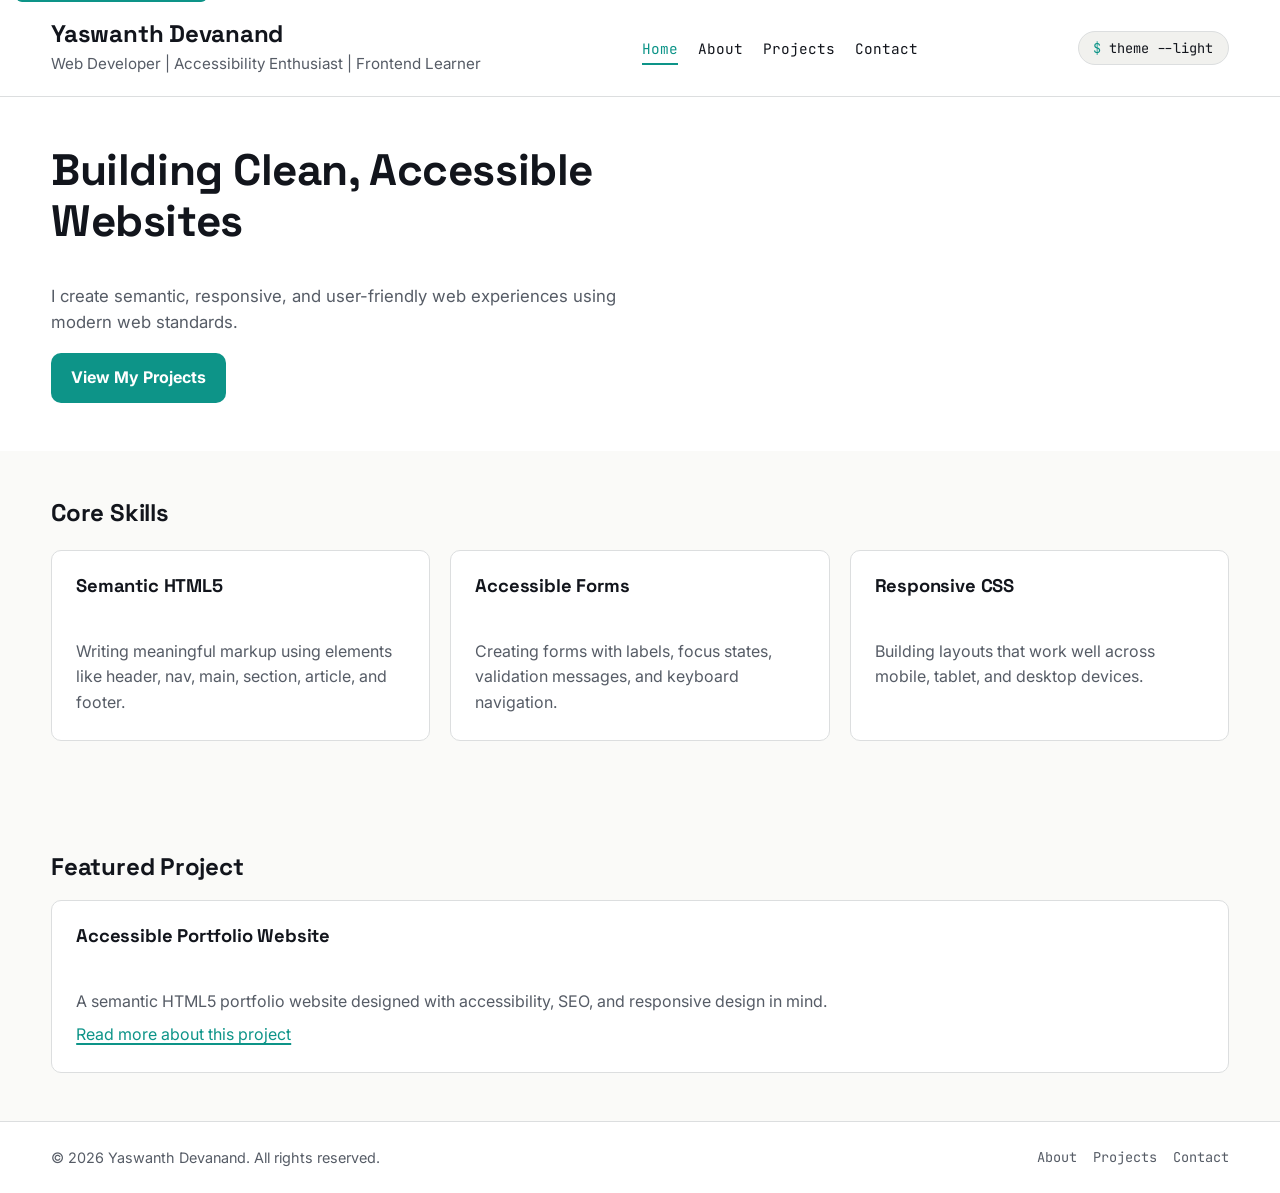
<file: index.html>
<!DOCTYPE html>
<html lang="en">
<head>
  <meta charset="UTF-8" />
  <meta name="viewport" content="width=device-width, initial-scale=1.0" />
  <title>Yaswanth Devanand | Web Developer Portfolio</title>
  <meta name="description" content="Personal portfolio website of Yaswanth Devanand, a web developer specializing in accessible and semantic websites." />
  <meta name="keywords" content="Yaswanth Devanand, web developer, portfolio, HTML5, CSS, accessibility, frontend developer" />
  <meta name="author" content="Yaswanth Devanand" />
  <meta name="robots" content="index, follow" />
  <meta property="og:title" content="Yaswanth Devanand | Web Developer Portfolio" />
  <meta property="og:description" content="Explore the projects, skills, and contact information of Yaswanth Devanand, a web developer." />
  <meta property="og:type" content="website" />
  <meta property="og:url" content="https://example.com/" />
  <link rel="canonical" href="https://example.com/" />
  <link rel="preconnect" href="https://fonts.googleapis.com" />
  <link rel="preconnect" href="https://fonts.gstatic.com" crossorigin />
  <link href="https://fonts.googleapis.com/css2?family=Space+Grotesk:wght@500;700&family=Inter:wght@400;600&family=JetBrains+Mono:wght@400;600&display=swap" rel="stylesheet" />
  <link rel="stylesheet" href="css/style.css" />
  <script>
    (function () {
      var saved = localStorage.getItem('theme');
      var prefersDark = window.matchMedia('(prefers-color-scheme: dark)').matches;
      var theme = saved || (prefersDark ? 'dark' : 'light');
      document.documentElement.setAttribute('data-theme', theme);
    })();
  </script>
</head>
<body class="page-shell">
  <a href="#main-content" class="skip-link">Skip to main content</a>
  <header class="site-header">
    <div class="container">
      <div class="header-row">
        <div class="brand">
          <h1>Yaswanth Devanand</h1>
      <p>Web Developer | Accessibility Enthusiast | Frontend Learner</p>
        </div>
      <nav aria-label="Primary navigation">
        <ul class="nav-list">
          <li><a href="index.html" aria-current="page">Home</a></li>
          <li><a href="about.html">About</a></li>
          <li><a href="projects.html">Projects</a></li>
          <li><a href="contact.html">Contact</a></li>
        </ul>
      </nav>
        <button type="button" id="theme-toggle" class="theme-toggle" aria-pressed="false">
        <span class="cursor" aria-hidden="true">$</span>
        <span id="theme-toggle-label">theme --light</span>
      </button>
      </div>
    </div>
  </header>
  <main id="main-content">
    <section class="hero" aria-labelledby="hero-heading">
      <div class="container">
        <h2 id="hero-heading">Building Clean, Accessible Websites</h2>
        <p>
          I create semantic, responsive, and user-friendly web experiences using modern web standards.
        </p>
        <a href="projects.html" class="button">View My Projects</a>
      </div>
    </section>
    <section aria-labelledby="skills-heading">
      <div class="container">
        <h2 id="skills-heading">Core Skills</h2>
        <ul class="card-grid">
          <li class="card">
            <h3>Semantic HTML5</h3>
            <p>Writing meaningful markup using elements like header, nav, main, section, article, and footer.</p>
          </li>
          <li class="card">
            <h3>Accessible Forms</h3>
            <p>Creating forms with labels, focus states, validation messages, and keyboard navigation.</p>
          </li>
          <li class="card">
            <h3>Responsive CSS</h3>
            <p>Building layouts that work well across mobile, tablet, and desktop devices.</p>
          </li>
        </ul>
      </div>
    </section>
    <section aria-labelledby="featured-heading">
      <div class="container">
        <h2 id="featured-heading">Featured Project</h2>
        <article class="project-card">
          <h3>Accessible Portfolio Website</h3>
          <p>
            A semantic HTML5 portfolio website designed with accessibility, SEO, and responsive design in mind.
          </p>
          <a href="projects.html">Read more about this project</a>
        </article>
      </div>
    </section>
  </main>
  <footer class="site-footer">
    <div class="container">
      <div class="footer-row">
        <p>&copy; 2026 Yaswanth Devanand. All rights reserved.</p>
      <nav aria-label="Footer navigation">
        <ul class="footer-links">
          <li><a href="about.html">About</a></li>
          <li><a href="projects.html">Projects</a></li>
          <li><a href="contact.html">Contact</a></li>
        </ul>
      </nav>
      </div>
    </div>
  </footer>
  <script>
    (function () {
      var btn = document.getElementById('theme-toggle');
      var label = document.getElementById('theme-toggle-label');
      function render() {
        var current = document.documentElement.getAttribute('data-theme') || 'light';
        label.textContent = current === 'dark' ? 'theme --dark' : 'theme --light';
        btn.setAttribute('aria-pressed', current === 'dark');
      }
      btn.addEventListener('click', function () {
        var current = document.documentElement.getAttribute('data-theme') || 'light';
        var next = current === 'dark' ? 'light' : 'dark';
        document.documentElement.setAttribute('data-theme', next);
        localStorage.setItem('theme', next);
        render();
      });
      render();
    })();
  </script>
</body>
</html>
</file>
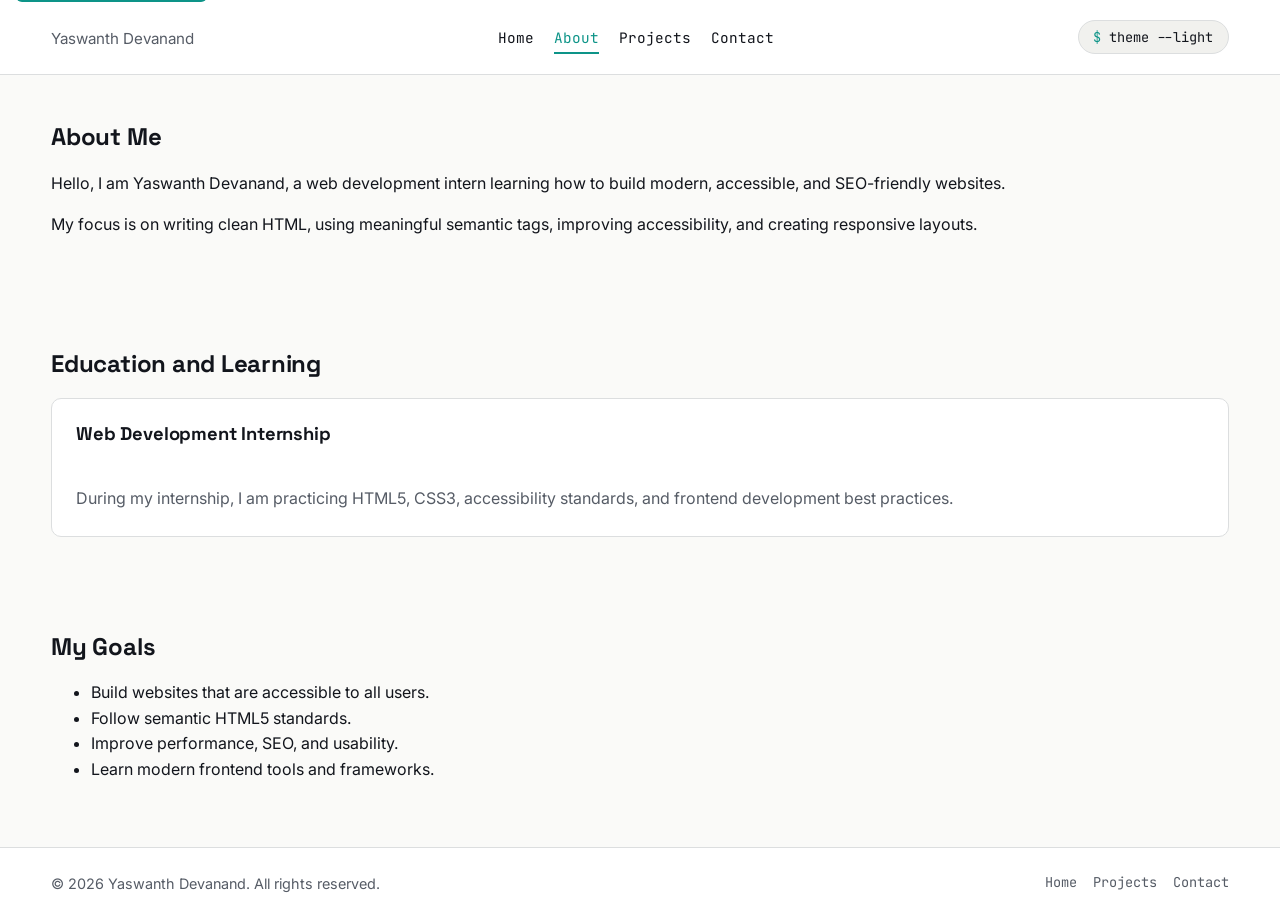
<file: about.html>
<!DOCTYPE html>
<html lang="en">
<head>
  <meta charset="UTF-8" />
  <meta name="viewport" content="width=device-width, initial-scale=1.0" />
  <title>About | Yaswanth Devanand Portfolio</title>
  <meta name="description" content="Learn more about Yaswanth Devanand, a web developer focused on semantic HTML5, accessibility, and responsive web design." />
  <meta name="keywords" content="about Yaswanth Devanand, web developer, accessibility, frontend developer" />
  <meta name="author" content="Yaswanth Devanand" />
  <meta name="robots" content="index, follow" />
  <meta property="og:title" content="About | Yaswanth Devanand Portfolio" />
  <meta property="og:description" content="Learn about Yaswanth Devanand's web development background, skills, and goals." />
  <meta property="og:type" content="website" />
  <link rel="canonical" href="https://example.com/about.html" />
  <link rel="preconnect" href="https://fonts.googleapis.com" />
  <link rel="preconnect" href="https://fonts.gstatic.com" crossorigin />
  <link href="https://fonts.googleapis.com/css2?family=Space+Grotesk:wght@500;700&family=Inter:wght@400;600&family=JetBrains+Mono:wght@400;600&display=swap" rel="stylesheet" />
  <link rel="stylesheet" href="css/style.css" />
  <script>
    (function () {
      var saved = localStorage.getItem('theme');
      var prefersDark = window.matchMedia('(prefers-color-scheme: dark)').matches;
      var theme = saved || (prefersDark ? 'dark' : 'light');
      document.documentElement.setAttribute('data-theme', theme);
    })();
  </script>
</head>
<body class="page-shell">
  <a href="#main-content" class="skip-link">Skip to main content</a>
  <header class="site-header">
    <div class="container">
      <div class="header-row">
        <div class="brand">
          <p class="site-title">Yaswanth Devanand</p>
        </div>
      <nav aria-label="Primary navigation">
        <ul class="nav-list">
          <li><a href="index.html">Home</a></li>
          <li><a href="about.html" aria-current="page">About</a></li>
          <li><a href="projects.html">Projects</a></li>
          <li><a href="contact.html">Contact</a></li>
        </ul>
      </nav>
        <button type="button" id="theme-toggle" class="theme-toggle" aria-pressed="false">
        <span class="cursor" aria-hidden="true">$</span>
        <span id="theme-toggle-label">theme --light</span>
      </button>
      </div>
    </div>
  </header>
  <main id="main-content">
    <section aria-labelledby="about-heading">
      <div class="container">
        <h1 id="about-heading">About Me</h1>
        <p>
          Hello, I am Yaswanth Devanand, a web development intern learning how to build modern, accessible, and SEO-friendly websites.
        </p>
        <p>
          My focus is on writing clean HTML, using meaningful semantic tags, improving accessibility, and creating responsive layouts.
        </p>
      </div>
    </section>
    <section aria-labelledby="education-heading">
      <div class="container">
        <h2 id="education-heading">Education and Learning</h2>
        <article class="card">
          <h3>Web Development Internship</h3>
          <p>
            During my internship, I am practicing HTML5, CSS3, accessibility standards, and frontend development best practices.
          </p>
        </article>
      </div>
    </section>
    <section aria-labelledby="goals-heading">
      <div class="container">
        <h2 id="goals-heading">My Goals</h2>
        <ul>
          <li>Build websites that are accessible to all users.</li>
          <li>Follow semantic HTML5 standards.</li>
          <li>Improve performance, SEO, and usability.</li>
          <li>Learn modern frontend tools and frameworks.</li>
        </ul>
      </div>
    </section>
  </main>
  <footer class="site-footer">
    <div class="container">
      <div class="footer-row">
        <p>&copy; 2026 Yaswanth Devanand. All rights reserved.</p>
      <nav aria-label="Footer navigation">
        <ul class="footer-links">
          <li><a href="index.html">Home</a></li>
          <li><a href="projects.html">Projects</a></li>
          <li><a href="contact.html">Contact</a></li>
        </ul>
      </nav>
      </div>
    </div>
  </footer>
  <script>
    (function () {
      var btn = document.getElementById('theme-toggle');
      var label = document.getElementById('theme-toggle-label');
      function render() {
        var current = document.documentElement.getAttribute('data-theme') || 'light';
        label.textContent = current === 'dark' ? 'theme --dark' : 'theme --light';
        btn.setAttribute('aria-pressed', current === 'dark');
      }
      btn.addEventListener('click', function () {
        var current = document.documentElement.getAttribute('data-theme') || 'light';
        var next = current === 'dark' ? 'light' : 'dark';
        document.documentElement.setAttribute('data-theme', next);
        localStorage.setItem('theme', next);
        render();
      });
      render();
    })();
  </script>
</body>
</html>
</file>
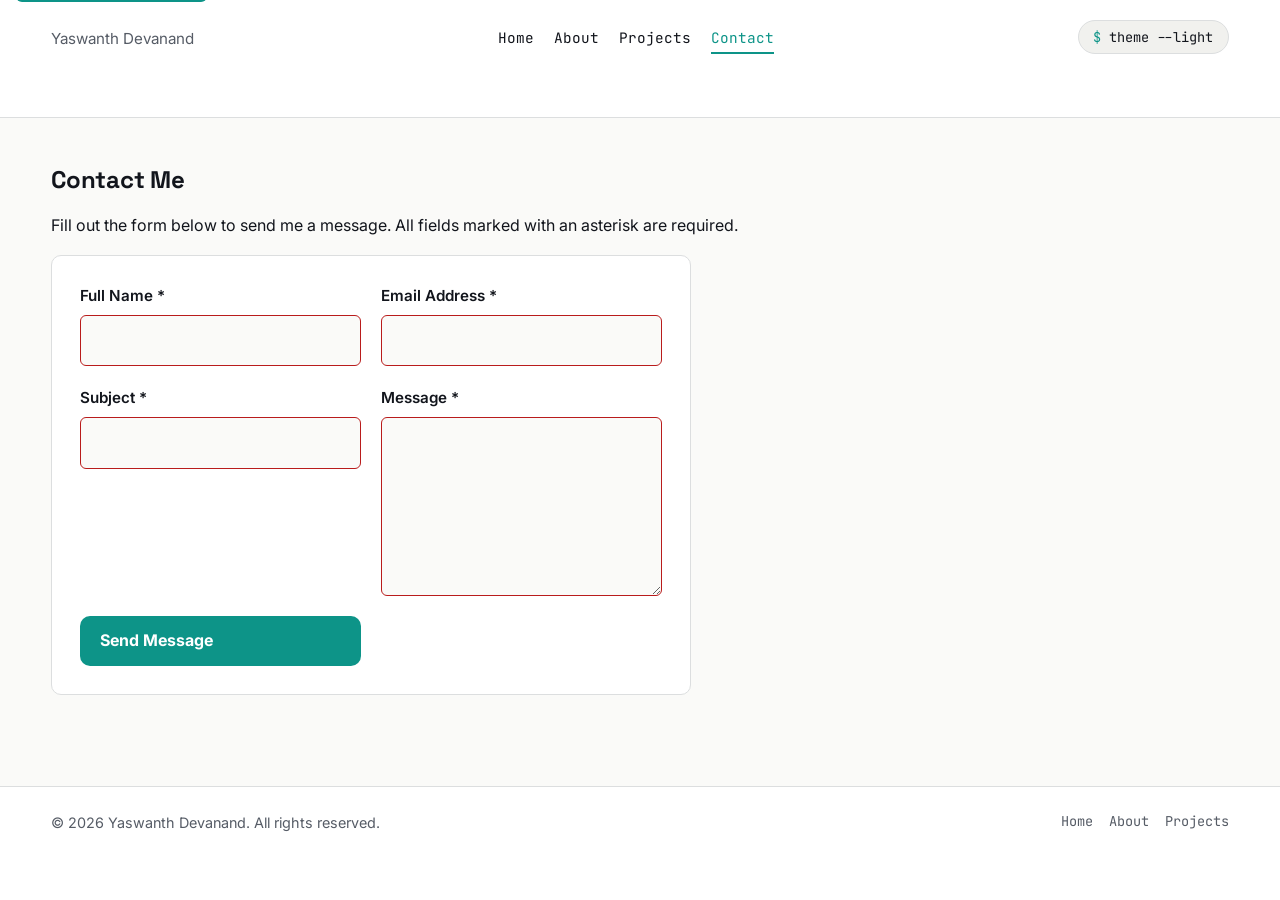
<file: contact.html>
<!DOCTYPE html>
<html lang="en">
<head>
  <meta charset="UTF-8" />
  <meta name="viewport" content="width=device-width, initial-scale=1.0" />
  <title>Contact | Yaswanth Devanand Portfolio</title>
  <meta name="description" content="Contact Yaswanth Devanand for web development projects, collaborations, or internship opportunities." />
  <meta name="keywords" content="contact Yaswanth Devanand, web developer contact, portfolio contact form" />
  <meta name="author" content="Yaswanth Devanand" />
  <meta name="robots" content="index, follow" />
  <meta property="og:title" content="Contact | Yaswanth Devanand Portfolio" />
  <meta property="og:description" content="Get in touch with Yaswanth Devanand for web development work and collaboration." />
  <meta property="og:type" content="website" />
  <link rel="canonical" href="https://example.com/contact.html" />
  <link rel="preconnect" href="https://fonts.googleapis.com" />
  <link rel="preconnect" href="https://fonts.gstatic.com" crossorigin />
  <link href="https://fonts.googleapis.com/css2?family=Space+Grotesk:wght@500;700&family=Inter:wght@400;600&family=JetBrains+Mono:wght@400;600&display=swap" rel="stylesheet" />
  <link rel="stylesheet" href="css/style.css" />
  <script>
    (function () {
      var saved = localStorage.getItem('theme');
      var prefersDark = window.matchMedia('(prefers-color-scheme: dark)').matches;
      var theme = saved || (prefersDark ? 'dark' : 'light');
      document.documentElement.setAttribute('data-theme', theme);
    })();
  </script>
</head>
<body class="page-shell">
  <a href="#main-content" class="skip-link">Skip to main content</a>
  <header class="site-header">
    <div class="container">
      <div class="header-row">
        <div class="brand">
          <p class="site-title">Yaswanth Devanand</p>
        </div>
      <nav aria-label="Primary navigation">
        <ul class="nav-list">
          <li><a href="index.html">Home</a></li>
          <li><a href="about.html">About</a></li>
          <li><a href="projects.html">Projects</a></li>
          <li><a href="contact.html" aria-current="page">Contact</a></li>
        </ul>
      </nav>
        <button type="button" id="theme-toggle" class="theme-toggle" aria-pressed="false">
        <span class="cursor" aria-hidden="true">$</span>
        <span id="theme-toggle-label">theme --light</span>
      </button>
      </div>
    </div>
  </header>
  <main id="main-content">
    <section aria-labelledby="contact-heading">
      <div class="container">
        <h1 id="contact-heading">Contact Me</h1>
        <p id="contact-description">
          Fill out the form below to send me a message. All fields marked with an asterisk are required.
        </p>
        <form action="#" method="post" aria-labelledby="contact-heading" aria-describedby="contact-description">
          <div class="form-group">
            <label for="name">Full Name <span aria-hidden="true">*</span></label>
            <input
              type="text"
              id="name"
              name="name"
              autocomplete="name"
              required
              aria-required="true"
            />
          </div>
          <div class="form-group">
            <label for="email">Email Address <span aria-hidden="true">*</span></label>
            <input
              type="email"
              id="email"
              name="email"
              autocomplete="email"
              required
              aria-required="true"
            />
          </div>
          <div class="form-group">
            <label for="subject">Subject <span aria-hidden="true">*</span></label>
            <input
              type="text"
              id="subject"
              name="subject"
              required
              aria-required="true"
            />
          </div>
          <div class="form-group">
            <label for="message">Message <span aria-hidden="true">*</span></label>
            <textarea
              id="message"
              name="message"
              rows="6"
              required
              aria-required="true"
            ></textarea>
          </div>
          <button type="submit">Send Message</button>
        </form>
      </div>
    </section>
  </main>
  <footer class="site-footer">
    <div class="container">
      <div class="footer-row">
        <p>&copy; 2026 Yaswanth Devanand. All rights reserved.</p>
      <nav aria-label="Footer navigation">
        <ul class="footer-links">
          <li><a href="index.html">Home</a></li>
          <li><a href="about.html">About</a></li>
          <li><a href="projects.html">Projects</a></li>
        </ul>
      </nav>
      </div>
    </div>
  </footer>
  <script>
    (function () {
      var btn = document.getElementById('theme-toggle');
      var label = document.getElementById('theme-toggle-label');
      function render() {
        var current = document.documentElement.getAttribute('data-theme') || 'light';
        label.textContent = current === 'dark' ? 'theme --dark' : 'theme --light';
        btn.setAttribute('aria-pressed', current === 'dark');
      }
      btn.addEventListener('click', function () {
        var current = document.documentElement.getAttribute('data-theme') || 'light';
        var next = current === 'dark' ? 'light' : 'dark';
        document.documentElement.setAttribute('data-theme', next);
        localStorage.setItem('theme', next);
        render();
      });
      render();
    })();
  </script>
</body>
</html>
</file>
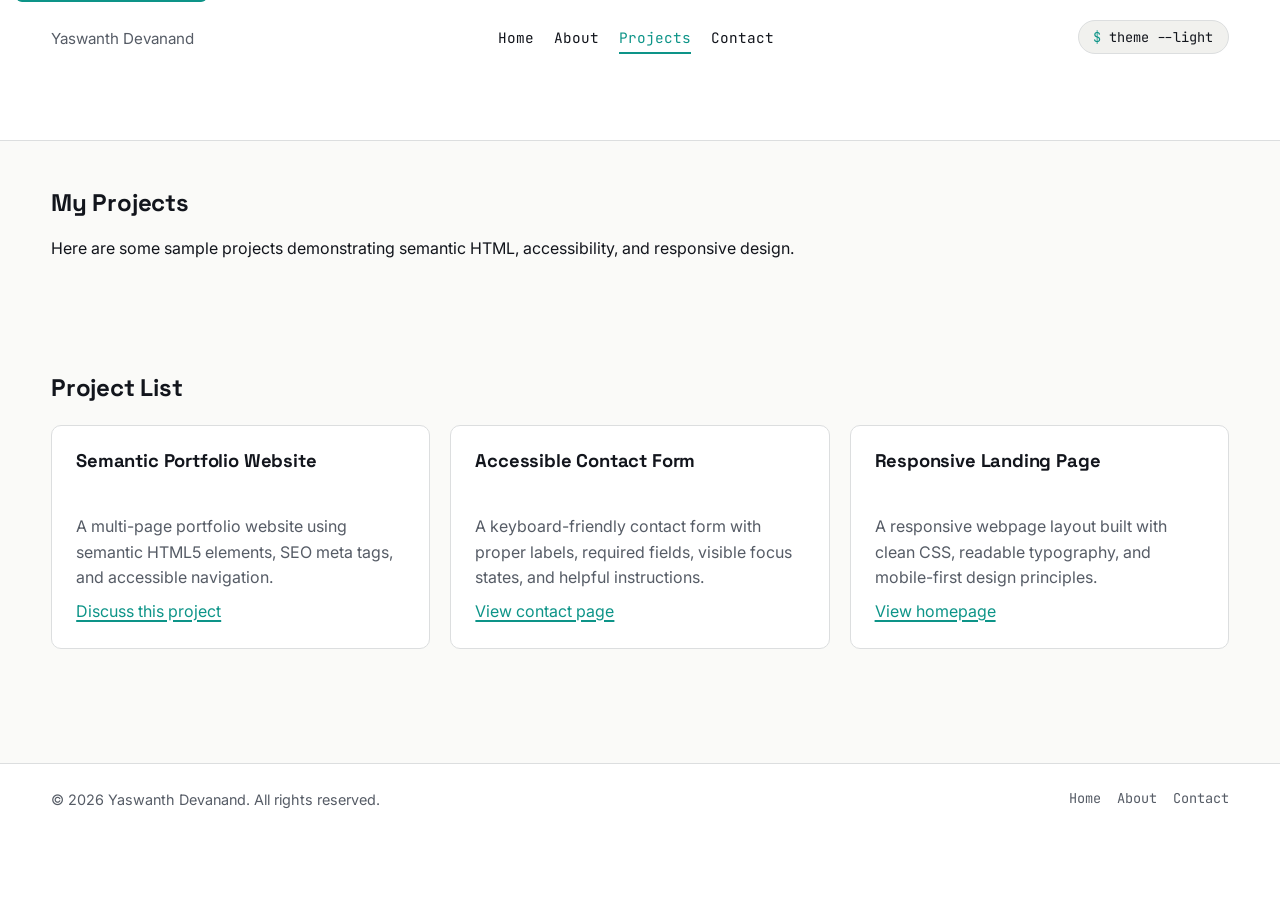
<file: projects.html>
<!DOCTYPE html>
<html lang="en">
<head>
  <meta charset="UTF-8" />
  <meta name="viewport" content="width=device-width, initial-scale=1.0" />
  <title>Projects | Yaswanth Devanand Portfolio</title>
  <meta name="description" content="View web development projects by Yaswanth Devanand, including accessible and semantic HTML5 website examples." />
  <meta name="keywords" content="Yaswanth Devanand projects, web development projects, HTML5 projects, accessibility projects" />
  <meta name="author" content="Yaswanth Devanand" />
  <meta name="robots" content="index, follow" />
  <meta property="og:title" content="Projects | Yaswanth Devanand Portfolio" />
  <meta property="og:description" content="Explore accessible and semantic web development projects by Yaswanth Devanand." />
  <meta property="og:type" content="website" />
  <link rel="canonical" href="https://example.com/projects.html" />
  <link rel="preconnect" href="https://fonts.googleapis.com" />
  <link rel="preconnect" href="https://fonts.gstatic.com" crossorigin />
  <link href="https://fonts.googleapis.com/css2?family=Space+Grotesk:wght@500;700&family=Inter:wght@400;600&family=JetBrains+Mono:wght@400;600&display=swap" rel="stylesheet" />
  <link rel="stylesheet" href="css/style.css" />
  <script>
    (function () {
      var saved = localStorage.getItem('theme');
      var prefersDark = window.matchMedia('(prefers-color-scheme: dark)').matches;
      var theme = saved || (prefersDark ? 'dark' : 'light');
      document.documentElement.setAttribute('data-theme', theme);
    })();
  </script>
</head>
<body class="page-shell">
  <a href="#main-content" class="skip-link">Skip to main content</a>
  <header class="site-header">
    <div class="container">
      <div class="header-row">
        <div class="brand">
          <p class="site-title">Yaswanth Devanand</p>
        </div>
      <nav aria-label="Primary navigation">
        <ul class="nav-list">
          <li><a href="index.html">Home</a></li>
          <li><a href="about.html">About</a></li>
          <li><a href="projects.html" aria-current="page">Projects</a></li>
          <li><a href="contact.html">Contact</a></li>
        </ul>
      </nav>
        <button type="button" id="theme-toggle" class="theme-toggle" aria-pressed="false">
        <span class="cursor" aria-hidden="true">$</span>
        <span id="theme-toggle-label">theme --light</span>
      </button>
      </div>
    </div>
  </header>
  <main id="main-content">
    <section aria-labelledby="projects-heading">
      <div class="container">
        <h1 id="projects-heading">My Projects</h1>
        <p>
          Here are some sample projects demonstrating semantic HTML, accessibility, and responsive design.
        </p>
      </div>
    </section>
    <section aria-labelledby="project-list-heading">
      <div class="container">
        <h2 id="project-list-heading">Project List</h2>
        <div class="project-grid">
          <article class="project-card">
            <h3>Semantic Portfolio Website</h3>
            <p>
              A multi-page portfolio website using semantic HTML5 elements, SEO meta tags, and accessible navigation.
            </p>
            <a href="contact.html">Discuss this project</a>
          </article>
          <article class="project-card">
            <h3>Accessible Contact Form</h3>
            <p>
              A keyboard-friendly contact form with proper labels, required fields, visible focus states, and helpful instructions.
            </p>
            <a href="contact.html">View contact page</a>
          </article>
          <article class="project-card">
            <h3>Responsive Landing Page</h3>
            <p>
              A responsive webpage layout built with clean CSS, readable typography, and mobile-first design principles.
            </p>
            <a href="index.html">View homepage</a>
          </article>
        </div>
      </div>
    </section>
  </main>
  <footer class="site-footer">
    <div class="container">
      <div class="footer-row">
        <p>&copy; 2026 Yaswanth Devanand. All rights reserved.</p>
      <nav aria-label="Footer navigation">
        <ul class="footer-links">
          <li><a href="index.html">Home</a></li>
          <li><a href="about.html">About</a></li>
          <li><a href="contact.html">Contact</a></li>
        </ul>
      </nav>
      </div>
    </div>
  </footer>
  <script>
    (function () {
      var btn = document.getElementById('theme-toggle');
      var label = document.getElementById('theme-toggle-label');
      function render() {
        var current = document.documentElement.getAttribute('data-theme') || 'light';
        label.textContent = current === 'dark' ? 'theme --dark' : 'theme --light';
        btn.setAttribute('aria-pressed', current === 'dark');
      }
      btn.addEventListener('click', function () {
        var current = document.documentElement.getAttribute('data-theme') || 'light';
        var next = current === 'dark' ? 'light' : 'dark';
        document.documentElement.setAttribute('data-theme', next);
        localStorage.setItem('theme', next);
        render();
      });
      render();
    })();
  </script>
</body>
</html>
</file>
<file: css/style.css>
/* ==========================================================================
   Design tokens — light + dark theme via CSS custom properties
   ========================================================================== */
:root {
  /* Light theme (default) */
  --bg: #fafaf8;
  --surface: #ffffff;
  --surface-2: #f1f1ee;
  --ink: #12151c;
  --ink-muted: #565c66;
  --border: #dcdedf;
  --accent: #0d9488;
  --accent-ink: #ffffff;
  --focus: #0d9488;

  --font-display: "Space Grotesk", "Segoe UI", sans-serif;
  --font-body: "Inter", "Segoe UI", sans-serif;
  --font-mono: "JetBrains Mono", ui-monospace, Menlo, monospace;

  --radius: 10px;
  --max-width: 1200px;

  --transition: 160ms ease;
}

[data-theme="dark"] {
  --bg: #0b0e14;
  --surface: #12161f;
  --surface-2: #171c27;
  --ink: #e7eaee;
  --ink-muted: #9aa3b1;
  --border: #262c38;
  --accent: #2dd4bf;
  --accent-ink: #05201c;
  --focus: #2dd4bf;
}

/* ==========================================================================
   Base
   ========================================================================== */
* { box-sizing: border-box; }

html { scroll-behavior: smooth; }

body {
  margin: 0;
  font-family: var(--font-body);
  background-color: var(--bg);
  color: var(--ink);
  line-height: 1.6;
  transition: background-color var(--transition), color var(--transition);
}

img { max-width: 100%; height: auto; }

h1, h2, h3 {
  font-family: var(--font-display);
  color: var(--ink);
  line-height: 1.15;
  letter-spacing: -0.01em;
  margin-top: 0;
}

a {
  color: var(--accent);
  text-decoration-thickness: 1.5px;
  text-underline-offset: 3px;
}

a:hover { text-decoration-thickness: 2.5px; }

a:focus-visible,
button:focus-visible,
input:focus-visible,
textarea:focus-visible,
[tabindex]:focus-visible {
  outline: 3px solid var(--focus);
  outline-offset: 3px;
  border-radius: 4px;
}

.container {
  width: min(92%, var(--max-width));
  margin-inline: auto;
}

.skip-link {
  position: absolute;
  top: -48px;
  left: 16px;
  z-index: 100;
  padding: 0.75rem 1rem;
  color: var(--accent-ink);
  background-color: var(--accent);
  font-weight: 700;
  text-decoration: none;
  border-radius: 0 0 6px 6px;
}
.skip-link:focus { top: 0; }

/* ==========================================================================
   Page shell — CSS Grid
   ========================================================================== */
.page-shell {
  display: grid;
  grid-template-columns: 1fr;
  grid-template-areas:
    "header"
    "main"
    "footer";
  min-height: 100vh;
}

.site-header { grid-area: header; }
main { grid-area: main; }
.site-footer { grid-area: footer; }

/* ==========================================================================
   Header — Flexbox for local alignment
   ========================================================================== */
.site-header {
  background-color: var(--surface);
  border-bottom: 1px solid var(--border);
  padding: 1.25rem 0;
}

.header-row {
  display: flex;
  flex-wrap: wrap;
  align-items: center;
  justify-content: space-between;
  gap: 1rem;
}

.brand h1,
.site-title {
  margin: 0;
  font-size: 1.5rem;
}

.brand p {
  margin: 0.25rem 0 0;
  color: var(--ink-muted);
  font-size: 0.95rem;
}

.nav-list {
  display: flex;
  flex-wrap: wrap;
  gap: 0.5rem 1.25rem;
  padding: 0;
  margin: 0;
  list-style: none;
  font-family: var(--font-mono);
  font-size: 0.9rem;
}

.nav-list a {
  color: var(--ink);
  text-decoration: none;
  padding: 0.35rem 0;
  border-bottom: 2px solid transparent;
}

.nav-list a:hover { border-bottom-color: var(--border); }

.nav-list a[aria-current="page"] {
  color: var(--accent);
  border-bottom-color: var(--accent);
}

/* Signature element: terminal-style theme toggle */
.theme-toggle {
  display: inline-flex;
  align-items: center;
  gap: 0.5rem;
  font-family: var(--font-mono);
  font-size: 0.85rem;
  color: var(--ink);
  background-color: var(--surface-2);
  border: 1px solid var(--border);
  border-radius: 999px;
  padding: 0.45rem 0.9rem;
  cursor: pointer;
  white-space: nowrap;
}

.theme-toggle:hover { border-color: var(--accent); }

.theme-toggle .cursor {
  color: var(--accent);
  animation: blink 1.1s steps(1) infinite;
}

@keyframes blink { 50% { opacity: 0; } }

@media (prefers-reduced-motion: reduce) {
  .theme-toggle .cursor { animation: none; }
  html { scroll-behavior: auto; }
}

/* ==========================================================================
   Sections
   ========================================================================== */
section { padding: 3rem 0; }

.hero { background-color: var(--surface); }

.hero h2 {
  font-size: clamp(1.9rem, 4vw, 2.75rem);
  max-width: 20ch;
}

.hero p {
  max-width: 55ch;
  color: var(--ink-muted);
  font-size: 1.05rem;
}

.button, button[type="submit"] {
  display: inline-flex;
  align-items: center;
  gap: 0.5rem;
  padding: 0.75rem 1.25rem;
  border: 0;
  border-radius: var(--radius);
  color: var(--accent-ink);
  background-color: var(--accent);
  font: inherit;
  font-weight: 700;
  text-decoration: none;
  cursor: pointer;
  transition: transform var(--transition), background-color var(--transition);
}

.button:hover, button[type="submit"]:hover { transform: translateY(-1px); }

/* ==========================================================================
   Card grids — CSS Grid (mobile-first: 1 col -> 2 -> 3)
   ========================================================================== */
.card-grid,
.project-grid {
  display: grid;
  grid-template-columns: 1fr;
  gap: 1.25rem;
  margin-top: 1.5rem;
  padding: 0;
  list-style: none;
}

.card,
.project-card {
  display: flex;
  flex-direction: column;
  gap: 0.5rem;
  padding: 1.5rem;
  border: 1px solid var(--border);
  border-radius: var(--radius);
  background-color: var(--surface);
  transition: border-color var(--transition), transform var(--transition);
}

.card:hover,
.project-card:hover {
  border-color: var(--accent);
  transform: translateY(-2px);
}

.card h3, .project-card h3 { font-size: 1.15rem; }

.card p, .project-card p {
  color: var(--ink-muted);
  margin-bottom: 0;
  flex-grow: 1;
}

.eyebrow {
  font-family: var(--font-mono);
  font-size: 0.75rem;
  letter-spacing: 0.08em;
  text-transform: uppercase;
  color: var(--accent);
}

/* ==========================================================================
   Contact form — Grid rows, Flexbox for each field group
   ========================================================================== */
form {
  max-width: 640px;
  padding: 1.75rem;
  border: 1px solid var(--border);
  border-radius: var(--radius);
  background-color: var(--surface);
  display: grid;
  gap: 1.25rem;
}

.form-group {
  display: flex;
  flex-direction: column;
  gap: 0.4rem;
}

label { font-weight: 600; font-size: 0.95rem; }

input, textarea {
  width: 100%;
  padding: 0.75rem;
  border: 1px solid var(--border);
  border-radius: 6px;
  font: inherit;
  background-color: var(--bg);
  color: var(--ink);
}

input:invalid, textarea:invalid { border-color: #b91c1c; }

/* ==========================================================================
   Footer
   ========================================================================== */
.site-footer {
  background-color: var(--surface);
  border-top: 1px solid var(--border);
  padding: 1.5rem 0;
}

.footer-row {
  display: flex;
  flex-wrap: wrap;
  align-items: center;
  justify-content: space-between;
  gap: 1rem;
}

.footer-links {
  display: flex;
  flex-wrap: wrap;
  gap: 1rem;
  padding: 0;
  margin: 0;
  list-style: none;
  font-family: var(--font-mono);
  font-size: 0.85rem;
}

.footer-links a { color: var(--ink-muted); text-decoration: none; }
.footer-links a:hover { color: var(--accent); }

.site-footer p { margin: 0; color: var(--ink-muted); font-size: 0.9rem; }

/* ==========================================================================
   Mobile-first breakpoints
   ========================================================================== */
@media (min-width: 640px) {
  .card-grid, .project-grid { grid-template-columns: repeat(2, 1fr); }
}

@media (min-width: 1024px) {
  .card-grid, .project-grid { grid-template-columns: repeat(3, 1fr); }

  form { grid-template-columns: 1fr 1fr; }
  .form-group.full,
  form .button-row {
    grid-column: 1 / -1;
  }
}
</file>
